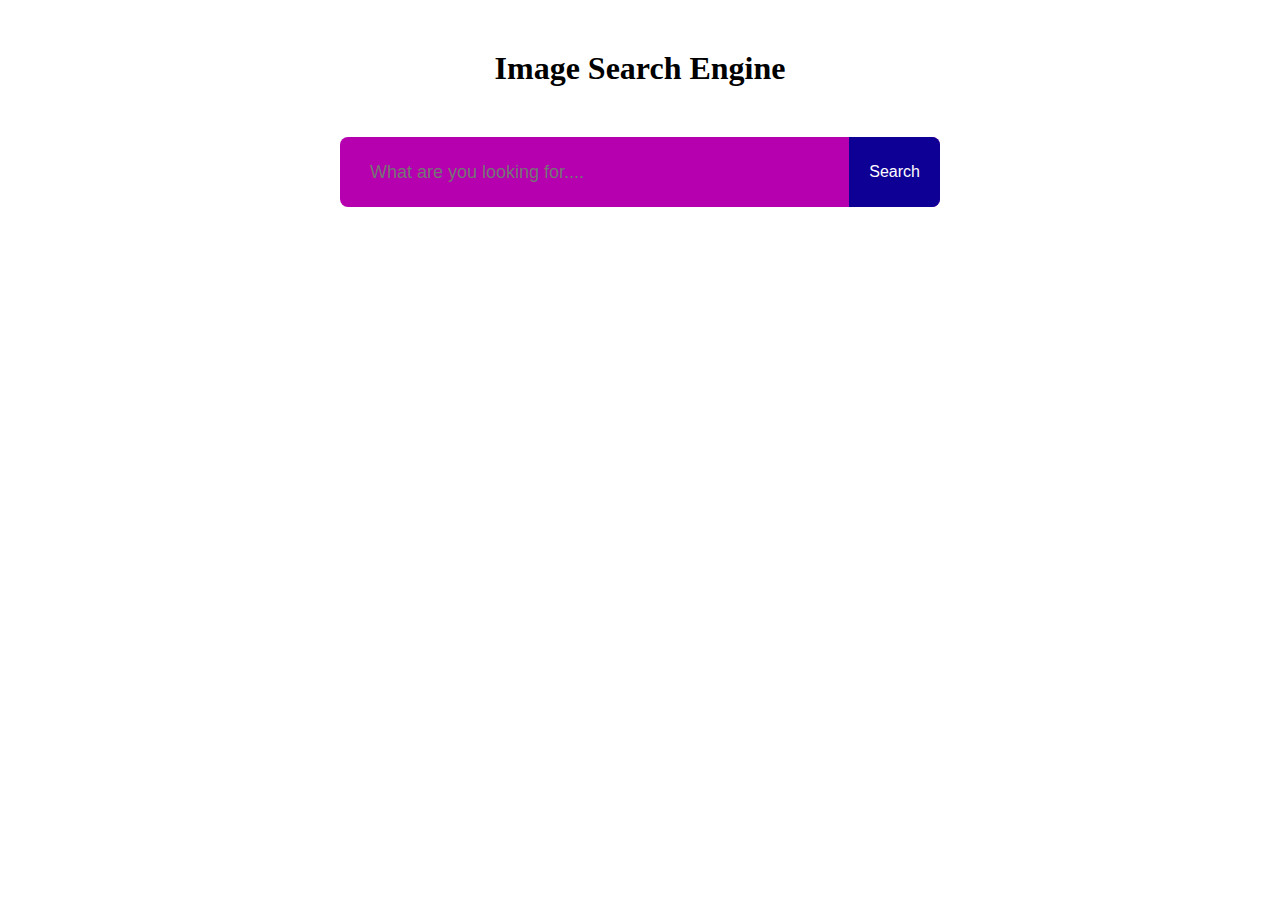
<file: Image Search Engine/index.html>
<!DOCTYPE html>
<html lang="en">
  <head>
    <meta charset="UTF-8" />
    <meta name="viewport" content="width=device-width, initial-scale=1.0" />

    <link rel="stylesheet" href="style.css" />
    <title>Image Search API</title>
  </head>
  <body>
    <h1>Image Search Engine</h1>
    <form id="search-form">
      <input
        type="text"
        id="image-search-input"
        placeholder="What are you looking for...."
      />
      <button id="search-btn">Search</button>
    </form>
    <div id="search-results-container"></div>
    <button id="show-more-button">Show more</button>

    <div id="loading-spinner" class="hidden"></div>
    <script src="app.js"></script>
  </body>
</html>
</file>
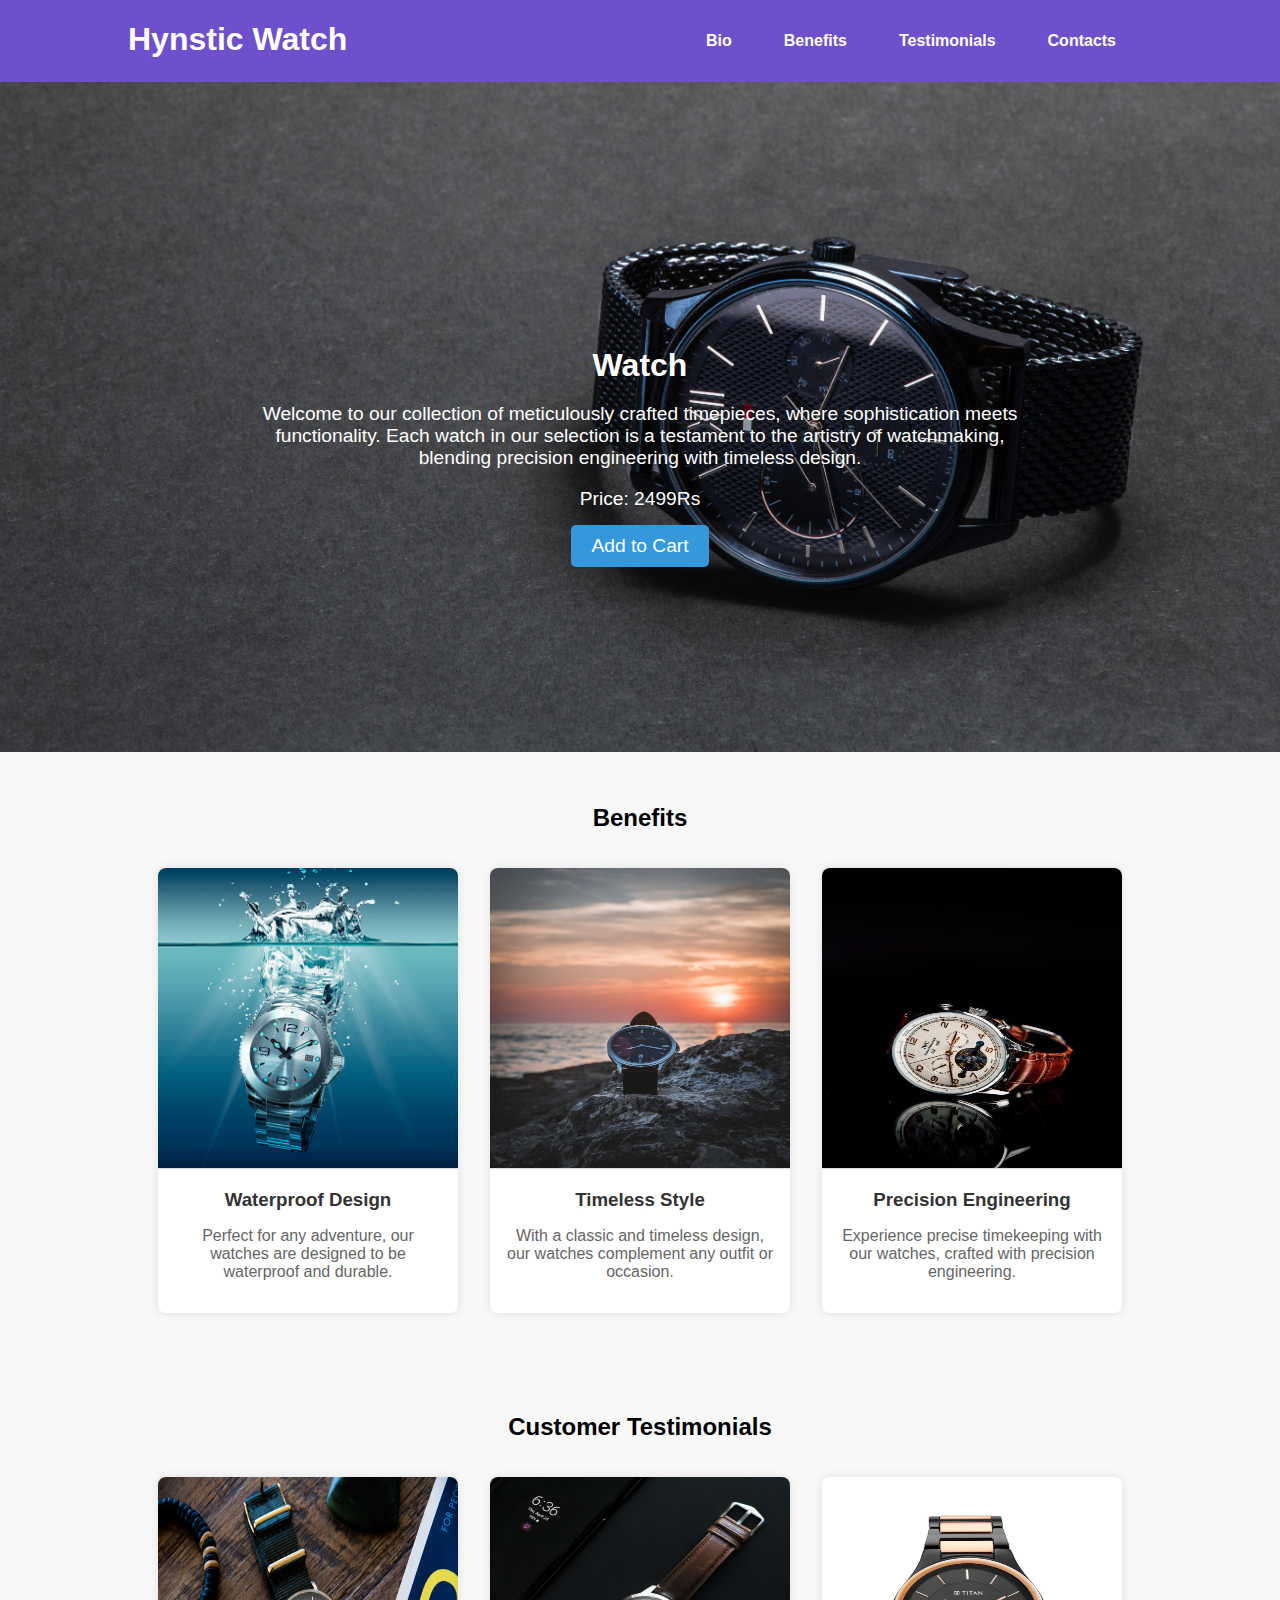
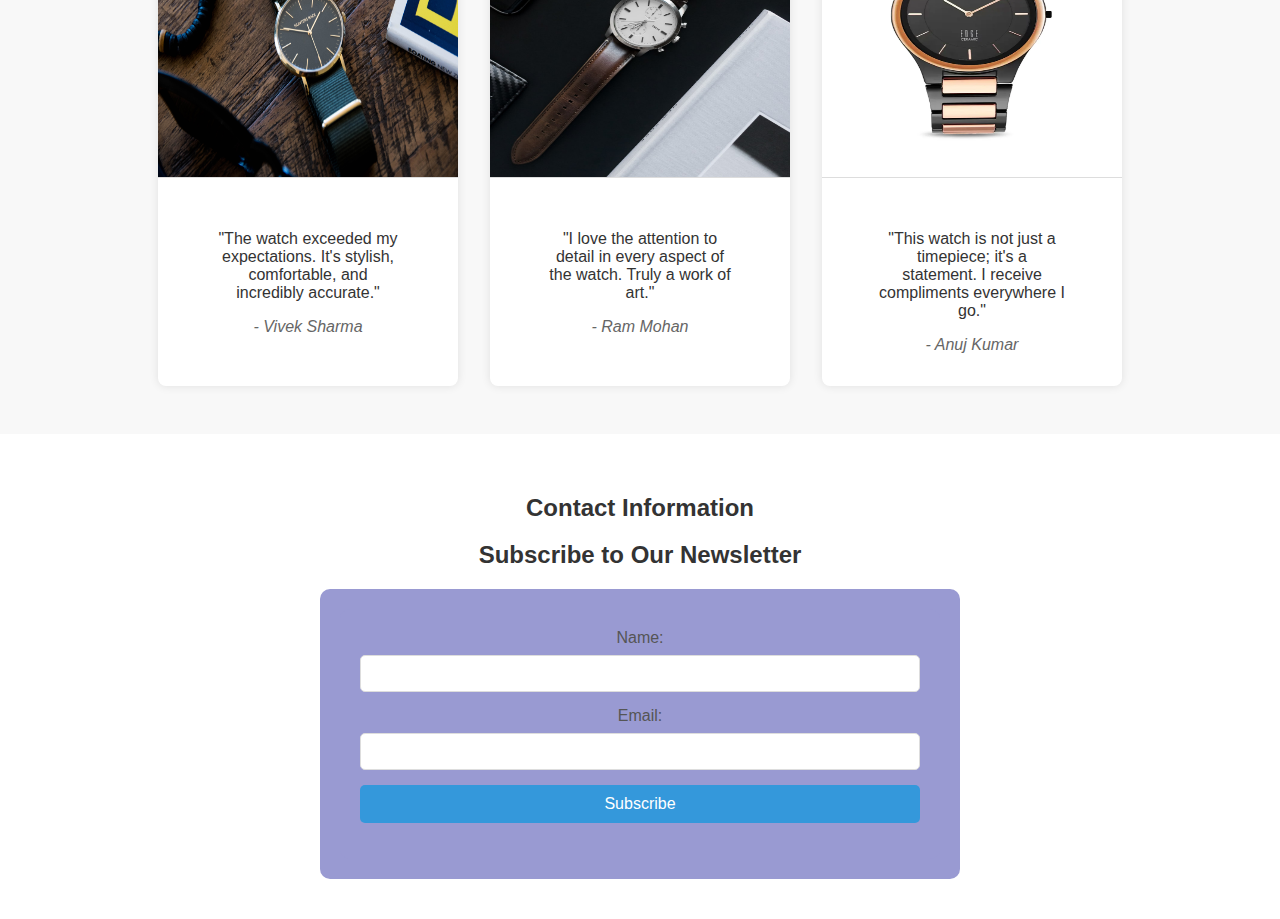
<file: Landing Page/index.html>
<!DOCTYPE html>
<html lang="en">
  <head>
    <meta charset="UTF-8" />
    <meta name="viewport" content="width=device-width, initial-scale=1.0" />
    <link rel="stylesheet" href="styles.css" />
    <title>Product Landing Page</title>
  </head>
  <body>
    <header>
      <div class="content">
        <h1>Hynstic Watch</h1>
        <nav>
          <div id="mobile-icon" onclick="toggleNav()">☰</div>
          <ul id="nav-list">
            <li><a href="#product-bio" onclick="hideNav()">Bio</a></li>
            <li><a href="#benefits" onclick="hideNav()">Benefits</a></li>
            <li><a href="#testimonials" onclick="hideNav()">Testimonials</a></li>
            <li><a href="#contact" onclick="hideNav()">Contacts</a></li>
          </ul>
        </nav>
      </div>
    </header>

    <section id="product-bio">
      <div class="product-bio-content">
        <div class="product-description">
          <h2>Watch</h2>
          <p>
            Welcome to our collection of meticulously crafted timepieces, where sophistication meets functionality. Each watch in our selection is a testament to the artistry of watchmaking, blending precision engineering with timeless design.
          </p>
          <p>Price: 2499Rs</p>
          <button>Add to Cart</button>
        </div>
        <!-- <img src="./images/aboutWatch.jpg" alt="Product Image" /> -->
      </div>
    </section>

    <section id="benefits">
      <h2>Benefits</h2>
      <div class="benefit-container">
        <div class="benefit-card">
          <img src="images/benefit1.jpg" alt="Benefit 1" />
          <h3>Waterproof Design</h3>
          <p>
            Perfect for any adventure, our watches are designed to be waterproof
            and durable.
          </p>
        </div>

        <div class="benefit-card">
          <img src="images/benefit2.jpg" alt="Benefit 2" />
          <h3>Timeless Style</h3>
          <p>
            With a classic and timeless design, our watches complement any
            outfit or occasion.
          </p>
        </div>

        <div class="benefit-card">
          <img src="images/benefit3.jpeg" alt="Benefit 3" />
          <h3>Precision Engineering</h3>
          <p>
            Experience precise timekeeping with our watches, crafted with
            precision engineering.
          </p>
        </div>
      </div>
    </section>

    <section id="testimonials">
      <h2>Customer Testimonials</h2>
      <div class="testimonials-container">
      <div class="testimonial-card">
        <img src="images/testmonial1.jpg" alt="User 1">
        <blockquote>
            <p>"The watch exceeded my expectations. It's stylish, comfortable, and incredibly accurate."</p>
            <cite>- Vivek Sharma</cite>
        </blockquote>
    </div>

    <div class="testimonial-card">
        <img src="images/testimonial2.jpeg" alt="User 2">
        <blockquote>
            <p>"I love the attention to detail in every aspect of the watch. Truly a work of art."</p>
            <cite>- Ram Mohan</cite>
        </blockquote>
    </div>

    <div class="testimonial-card">
        <img src="images/testimonial3.webp" alt="User 3">
        <blockquote>
            <p>"This watch is not just a timepiece; it's a statement. I receive compliments everywhere I go."</p>
            <cite>- Anuj Kumar</cite>
        </blockquote>
    </div>
  </div>
    </section>
    
   

    <section id="contact" class="contact">
      <h2 >Contact Information</h2>
      <h2>Subscribe to Our Newsletter</h2>
    
        <div class="newsletter-form">
            <form class="newsletter-form" onsubmit="validateForm(event)">
                <label for="name">Name:</label>
                <input type="text" id="name" name="name" required>
                <label for="email">Email:</label>
                <input type="email" id="email" name="email" required>
                <button class="form-button" type="submit">Subscribe</button>
            </form>
        </div>
    </section>

    

    <script src="script.js"></script>
  </body>
</html>
</file>
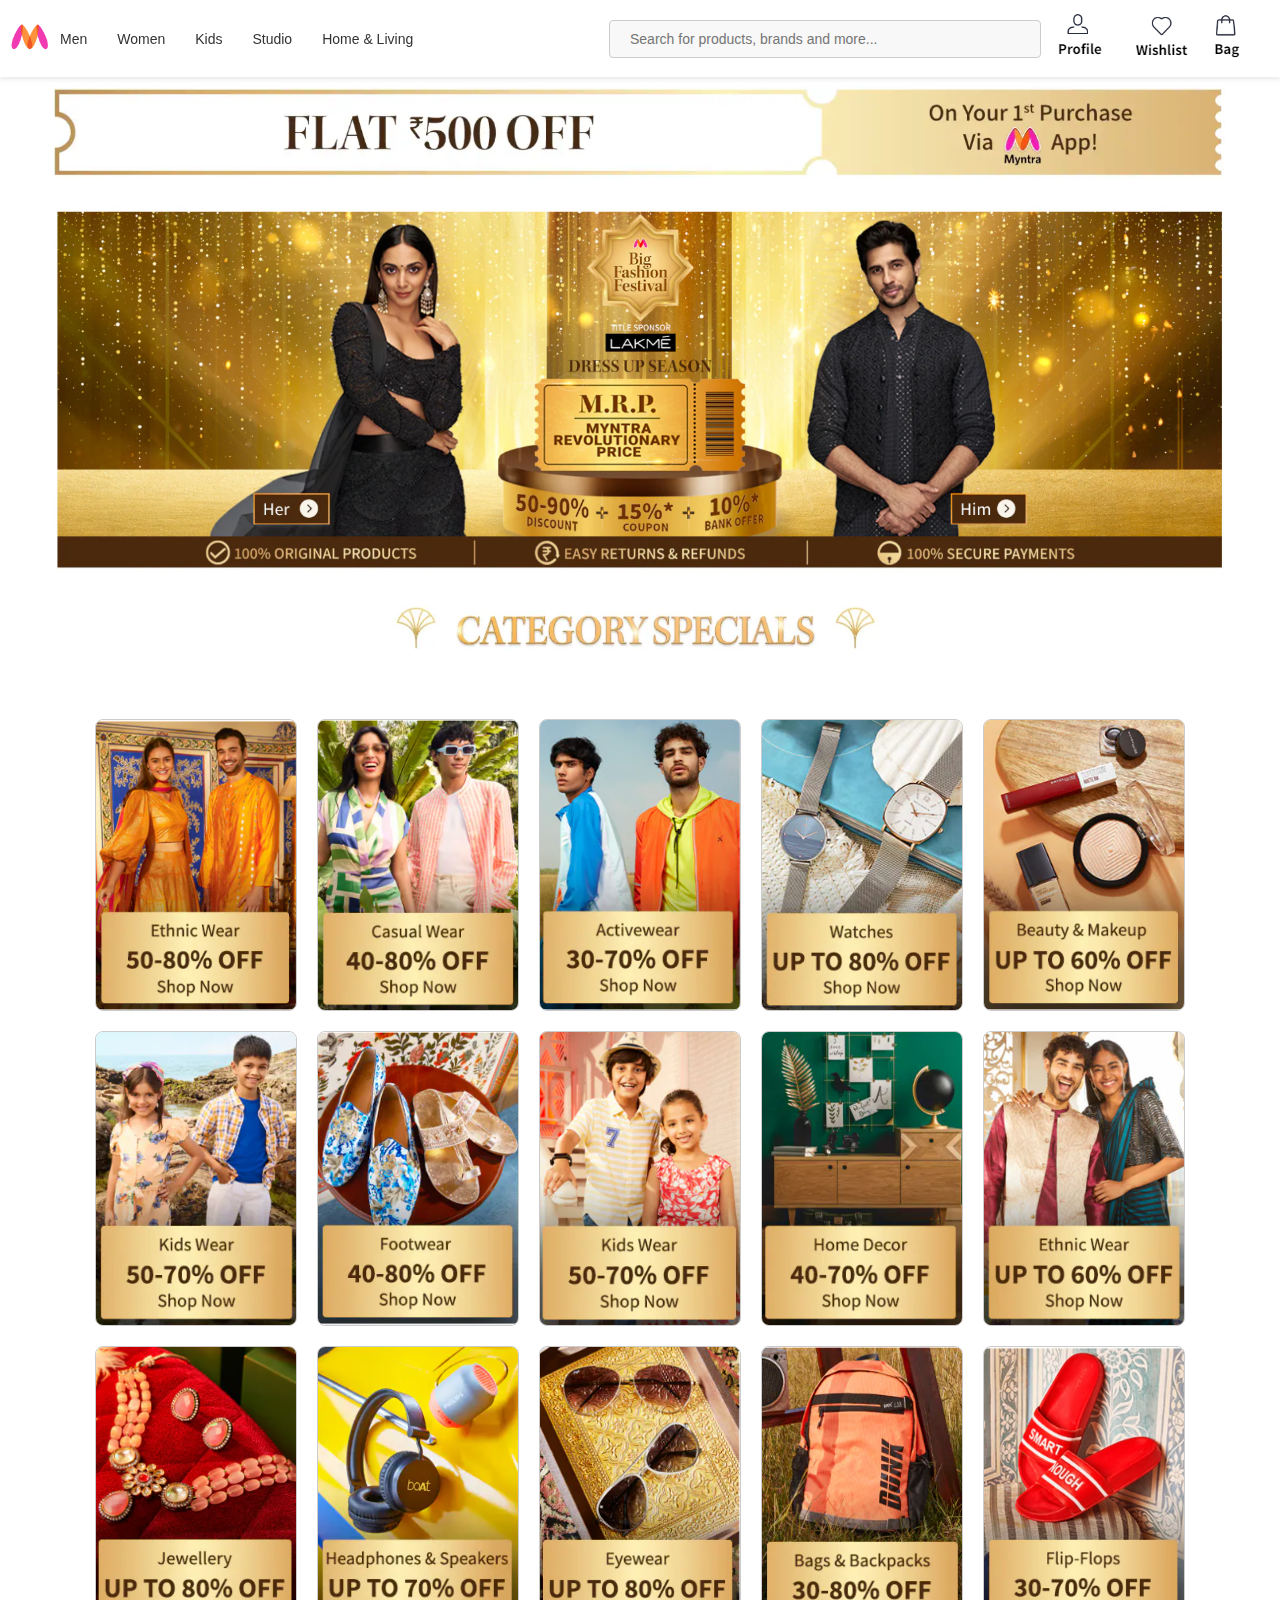
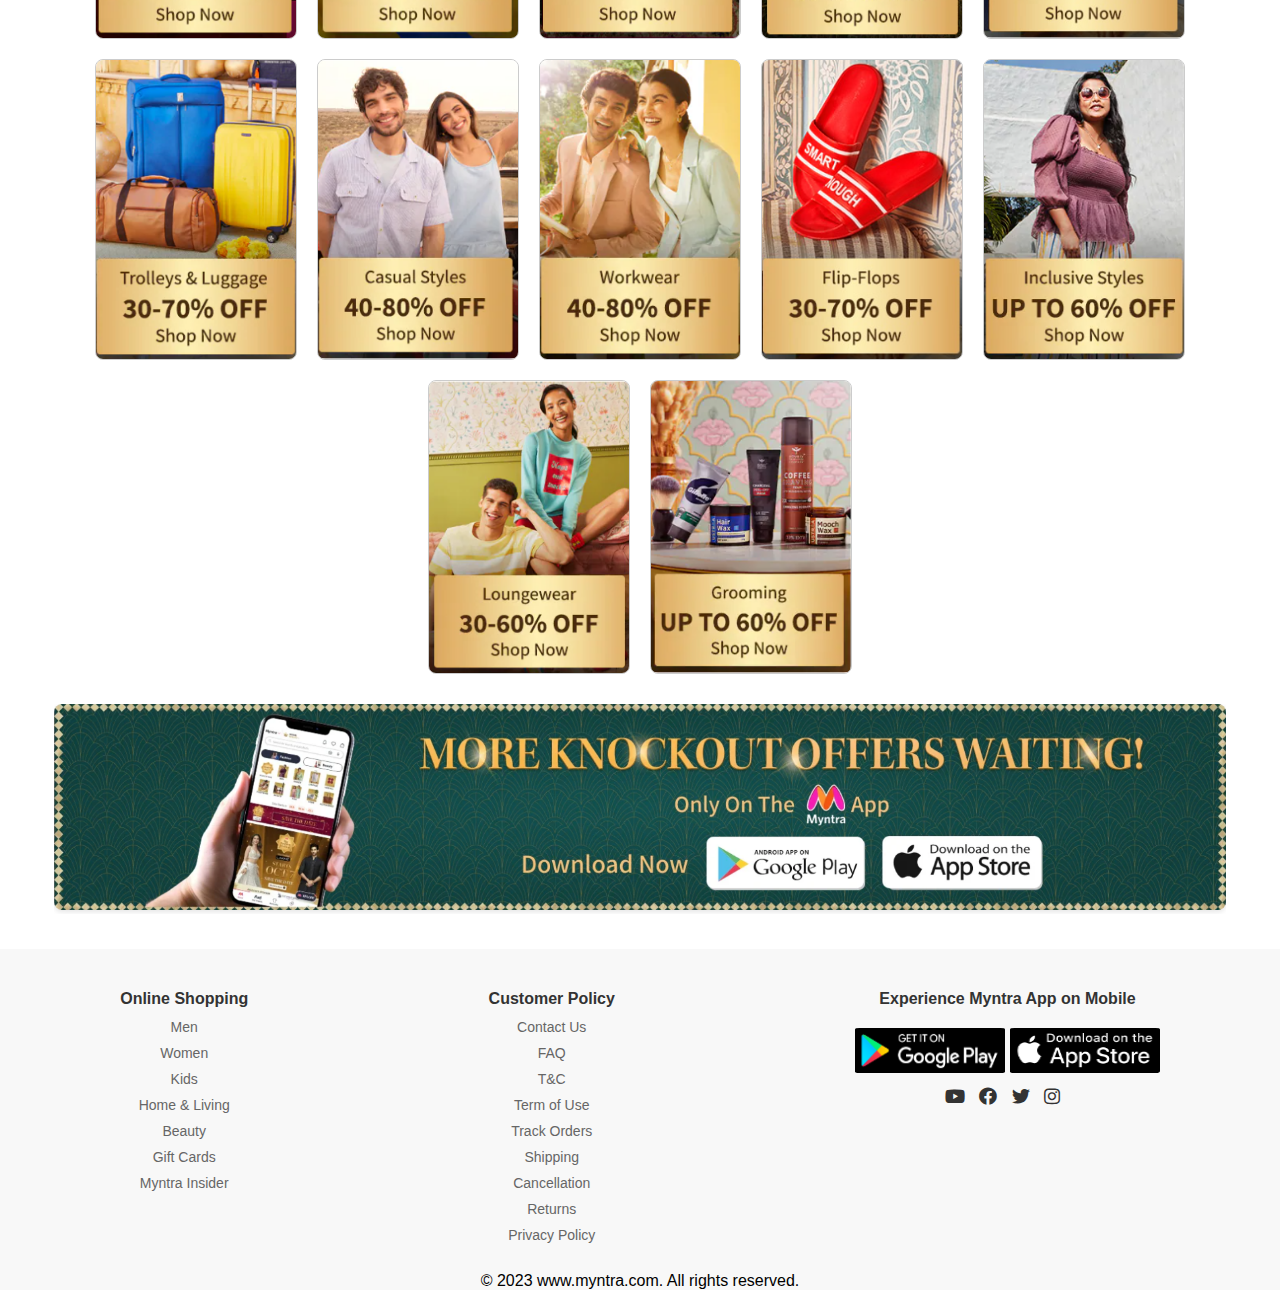
<file: myntra/index.html>
<!DOCTYPE html>
<html lang="en">
<head>
  <meta charset="UTF-8">
  <meta name="viewport" content="width=device-width, initial-scale=1.0">
  <link rel="stylesheet" href="styles.css">
  <link rel="stylesheet" href="https://cdnjs.cloudflare.com/ajax/libs/font-awesome/5.15.4/css/all.min.css">
  <link rel="stylesheet" href="https://cdnjs.cloudflare.com/ajax/libs/font-awesome/5.15.4/css/all.min.css">

  <title>Myntra Clone</title>
</head>
<body>
  <header class="myntra-header">
    <div class="logo">
      <img src="images/logo.png" alt="Myntra Logo">
    </div>
    <nav class="left-section">
      <ul>
        <li class="dropdown">
          <a href="#">Men</a>
          <div class="dropdown-content">
            <a href="#">T-Shirt</a>
            <a href="#">Jeans</a>
            <a href="#">Casual Shoes</a>
            <a href="#">Jackets</a>
            <a href="#">Suits</a>
            <a href="#">Rain Jacket</a>
            <a href="#">Shorts</a>
            <a href="#">Formal Trouser</a>
          </div>
        </li>
        <li class="dropdown">
          <a href="#">Women</a>
          <div class="dropdown-content">
            <a href="#">Dresses</a>
            <a href="#">Tops</a>
            <a href="#">Bottoms</a>
            <a href="#">Shoes</a>
            <a href="#">Accessories</a>
          </div>
        </li>
        <li class="dropdown">
          <a href="#">Kids</a>
          <div class="dropdown-content">
            <a href="#">Shirts</a>
            <a href="#">shorts</a>
            <a href="#">jeans</a>
            <a href="#">Kurta</a>
            <a href="#">socks</a>
            <a href="#">Toys</a>
          </div>
        </li>
        <li class="dropdown">
          <a href="#">Studio</a>
          <div class="dropdown-content">
            <a href="#">Art & Crafts</a>
            <a href="#">Photography</a>
            <a href="#">Music</a>
          </div>
        </li>
        <li class="dropdown">
          <a href="#">Home & Living</a>
          <div class="dropdown-content">
            <a href="#">Furniture</a>
            <a href="#">Bedding</a>
            <a href="#">Kitchen & Dining</a>
            <a href="#">Decor</a>
          </div>
        </li>
        
      </ul>
    </nav>
    
    
    <div class="middle-section">
      <input type="text" placeholder="Search for products, brands and more... ">
    </div>
    <div class="right-section">
      <a href="#"><img src="images/profile.png" alt=""></a>
      <a href="#"><img src="images/wishlist.png" alt=""></a>
      <a href="#"><img src="images/bag.png" alt=""></a>
    </div>
  </header>


  <main class="main-section">
    

    <section class="slide-section">
      <div class="slide">
       <a href="#"> <img src="images/hero.png" alt="Image 1"></a>
      </div>
      <div class="slide">
       <a href="#"><img src="images/slide.png" alt="Image 2"></a>
      </div>
      <div class="slide">
       <a href="#"><img src="images/category.png" alt="Image 2"></a>
      </div>
    </section>
   
    <section class="items-section">
      <div class="item-card">
        <img src="images/items/item1.png" alt="Item 1">
        
      </div>
      <div class="item-card">
        <img src="images/items/item2.png" alt="Item 1">
        
      </div>
      <div class="item-card">
        <img src="images/items/item3.png" alt="Item 1">
        
      </div>
      <div class="item-card">
        <img src="images/items/item4.png" alt="Item 1">
        
      </div>
      <div class="item-card">
        <img src="images/items/item5.png" alt="Item 1">
        
      </div>
      <div class="item-card">
        <img src="images/items/item6.png" alt="Item 1">
        
      </div>
      <div class="item-card">
        <img src="images/items/item7.png" alt="Item 1">
        
      </div>
      <div class="item-card">
        <img src="images/items/item8.png" alt="Item 1">
        
      </div>
      <div class="item-card">
        <img src="images/items/item9.png" alt="Item 1">
        
      </div>
      <div class="item-card">
        <img src="images/items/item10.png" alt="Item 1">
        
      </div>
      <div class="item-card">
        <img src="images/items/item11.png" alt="Item 1">
        
      </div>
      <div class="item-card">
        <img src="images/items/item12.png" alt="Item 1">
        
      </div>
      <div class="item-card">
        <img src="images/items/item13.png" alt="Item 1">
        
      </div>
      <div class="item-card">
        <img src="images/items/item14.png" alt="Item 1">
        
      </div>
      <div class="item-card">
        <img src="images/items/item15.png" alt="Item 1">
        
      </div>
      <div class="item-card">
        <img src="images/items/item16.png" alt="Item 1">
        
      </div>
      <div class="item-card">
        <img src="images/items/item17.png" alt="Item 1">
        
      </div>
      <div class="item-card">
        <img src="images/items/item18.png" alt="Item 1">
        
      </div>
      <div class="item-card">
        <img src="images/items/item19.png" alt="Item 1">
        
      </div>
      <div class="item-card">
        <img src="images/items/item20.png" alt="Item 1">
        
      </div>
      <div class="item-card">
        <img src="images/items/item21.png" alt="Item 1">
        
      </div>
      <div class="item-card">
        <img src="images/items/item22.png" alt="Item 1">
        
      </div>
      <!-- Add more item cards as needed -->
    </section>
    <section class="downloadApp-section">
      <a href="#1"> <img src="images/app download.png" alt=""> </a>
    </section>

  </main>
  <footer class="footer-section">
    <div class="footer-heading">
      <h4>Online Shopping</h4>
      <ul>
        <li><a href="#">Men</a></li>
        <li><a href="#">Women</a></li>
        <li><a href="#">Kids</a></li>
        <li><a href="#">Home & Living</a></li>
        <li><a href="#">Beauty</a></li>
        <li><a href="#">Gift Cards</a></li>
        <li><a href="#">Myntra Insider</a></li>
      </ul>
    </div>

    <div class="footer-heading">
      <h4>Customer Policy</h4>
      <ul>
        <li><a href="#">Contact Us</a></li>
        <li><a href="#">FAQ</a></li>
        <li><a href="#">T&C</a></li>
        <li><a href="#">Term of Use</a></li>
        <li><a href="#">Track Orders</a></li>
        <li><a href="#">Shipping</a></li>
        <li><a href="#">Cancellation</a></li>
        <li><a href="#">Returns</a></li>
        <li><a href="#">Privacy Policy</a></li>
      </ul>
    </div>

    <div class="footer-heading">
      <h4>Experience Myntra App on Mobile</h4>
      <div class="app-images">
       <a href=""> <img src="images/playstore.png" alt="Download on Play Store"></a>
       <a href=""> <img src="images/appstore.png" alt="Download on App Store"> </a>
      </div>
      <div class="social-icons">
        <a href="#"><i class="fab fa-youtube"></i></a>
        <a href="#"><i class="fab fa-facebook"></i></a>
        <a href="#"><i class="fab fa-twitter"></i></a>
        <a href="#"><i class="fab fa-instagram"></i></a>
      </div>
    </div>
  </footer>
  <div class="copyrights">© 2023 www.myntra.com. All rights reserved.</div>




</body>
</html>
</file>
<file: Image Search Engine/style.css>
body {
  background: #ffffff;
  color: #000000;
}

h1 {
  text-align: center;
  margin: 50px auto;
  font-weight: 600;
}

#search-form {
  position: relative;
  width: 90%;
  max-width: 600px;
  margin: auto;
  height: 70px;
  background: #b600b0;
  display: flex;
  align-items: center;
  border-radius: 8px;
}

#image-search-input {
  flex: 1;
  height: 100%;
  border: 0;
  outline: 0;
  background: transparent;
  color: white;
  font-size: 18px;
  padding: 0 30px;
}

#search-btn {
  padding: 0 20px;
  height: 100%;
  background: #0f0095;
  color: #ffffff;
  font-size: 16px;
  border: 0;
  outline: 0;
  border-top-right-radius: 8px;
  border-bottom-right-radius: 8px;
  cursor: pointer;
  display: flex;
  align-items: center;
  justify-content: center;
  transition: background-color 0.3s ease;
}

#search-btn:hover {
  background: #00b646;
}

#search-results-container {
  width: 80%;
  margin: 50px auto;
  display: flex;
  justify-content: center;
  flex-wrap: wrap;
}

#search-results-container img {
  width: 200px;
  height: 230px;
  object-fit: cover;
  border-radius: 5px;
  margin: 3px;
}

#show-more-button {
  background: #0f0095;
  color: #ffffff;
  border: 0;
  outline: 0;
  padding: 10px 20px;
  border-radius: 4px;
  margin: 10px auto 100px;
  cursor: pointer;
  display: none;
  transition: background-color 0.3s ease;
}

#show-more-button:hover {
  background: #00b646;
}

#loading-spinner {
  position: absolute;
  top: 50%;
  left: 50%;
  transform: translate(-50%, -50%);
  border: 6px solid #f3f3f3;
  border-top: 6px solid #3498db;
  border-radius: 50%;
  width: 40px;
  height: 40px;
  animation: spin 1s linear infinite;
}

.hidden {
  display: none;
}

@keyframes spin {
  0% {
    transform: rotate(0deg);
  }
  100% {
    transform: rotate(360deg);
  }
}
</file>
<file: Landing Page/styles.css>
body {
  font-family: "Arial", sans-serif;
  margin: 0;
  padding: 0;
  box-sizing: border-box;
  overflow-y: scroll;
  overflow-x: hidden;
}

body.sections-hidden #nav-list {
  display: none;
}

body.sections-hidden #mobile-icon.active + #nav-list {
  display: flex;
}

header {
  background-color: #6f50cc;
  color: white;
  text-align: center;
  width: 100%;
  top: 0;
  position: sticky;
  z-index: 999;

}
.content {
  width: 80%;
  display: flex;
  flex-direction: row;
  justify-content: space-between;
  padding: 0 1rem 0;
  margin-left: auto;
  margin-right: auto;
  
}

#mobile-icon {
  display: none;
  cursor: pointer;
  color: white;
  font-size: 1.5rem;
}

nav ul {
  list-style: none;
  display: flex;
  justify-content: center;
}

nav ul li {
  padding: 1rem;
  margin-right: 20px;
}

nav ul li:hover {
  color: blue;
  cursor: pointer;
}

nav ul a {
  text-decoration: none;
  color: white;
  font-weight: bold;
  font-size: 1rem;
  transition: color 0.3s ease;
}

nav ul a:hover {
  color: #ffd700;
}

section {
  padding-top: 70px;
}

form {
  display: flex;
  flex-direction: column;
  max-width: 300px;
  margin-top: 1rem;
}

label {
  margin-bottom: 0.5rem;
}

input,
button {
  margin-bottom: 1rem;
  padding: 0.5rem;
}

button {
  background-color: #333;
  color: white;
  border: none;
  cursor: pointer;
}

button:hover {
  background-color: #555;
}

.error {
  color: red;
  font-size: 0.8rem;
  margin-top: 0.2rem;
}



#benefits {
  background-color: #f8f8f8;
  padding: 2rem;
  text-align: center;
}

.benefit-card {
  max-width: 300px;
  margin: 1rem;
  background-color: #fff;
  border-radius: 8px;
  overflow: hidden;
  box-shadow: 0 0 10px rgba(0, 0, 0, 0.1);
  transition: transform 0.3s ease-in-out;
}
.benefit-container {
  display: flex;
  justify-content: center;
}

.benefit-card:hover {
  transform: scale(1.05);
}

#benefits img {
  width: 100%;
  height: 300px;
  border-bottom: 1px solid #ddd;
}

#benefits h3 {
  color: #333;
  margin: 1rem 0;
}

#benefits p {
  color: #666;
  padding: 0 1rem 1rem;
}

/* testimonials css */

#testimonials {
  background-color: #f8f8f8;
  padding: 2rem;
  text-align: center;
}
.testimonials-container{
  display: flex;
  justify-content: center;
}
.testimonial-card {
  max-width: 300px;
  margin: 1rem;
  background-color: #fff;
  border-radius: 8px;
  overflow: hidden;
  box-shadow: 0 0 10px rgba(0, 0, 0, 0.1);
  transition: transform 0.3s ease-in-out;
}

.testimonial-card:hover {
  transform: scale(1.05);
}

#testimonials img {
  width: 100%;
  height: 300px;
  border-bottom: 1px solid #ddd;
}

#testimonials blockquote {
  padding: 1rem;
}

#testimonials p {
  color: #333;
  margin-bottom: 1rem;
}

#testimonials cite {
  color: #666;
}






@media screen and (max-width: 768px) {
  #nav-list {
    display: none;
    flex-direction: column;
    position: absolute;
    top: 60px;
    left: 0;
    width: 100%;
    background-color: #6f50cc;
    text-align: center;
  }

  #nav-list.active,
  #mobile-icon.active + #nav-list {
    display: flex;
  }

  #mobile-icon {
    display: block;
  }
  .content {
    align-items: center;
  }
  #product-bio img {
    margin-right: 0;
    margin-bottom: 20px;
    max-width: 100%;
  }
  .product-bio-content {
    display: flex;
    flex-direction: column;
    align-items: center;
  }
  .benefit-card {
    margin-bottom: 20px;
  }
  .benefit-container ,.testimonials-container{
    display: flex;
    flex-direction: column;
    align-items: center;
  }
  .testimonial-card {
    margin-bottom: 20px;
  }
  .newsletter-form {
    max-width: 90%;
}

}


/* Contact */

.contact , h1{
  text-align: center;
}

#product-bio {
  width: 100vw;
  height: 600px;
  background-image: url(images/background.jpg); 
  background-repeat: no-repeat;
  background-size: cover;
  display: flex;
  justify-content: center;
  align-items: center;
  color: #fff;
  text-align: center;
  
}

.product-bio-content {
  max-width: 800px;
}

.product-description {
  padding: 20px;
  border-radius: 10px;
}

.product-description h2 {
  font-size: 2em;
  margin-bottom: 10px;
}

.product-description p {
  font-size: 1.2em;
  margin-bottom: 15px;
}

.product-description button {
  background-color: #3498db; 
  color: #fff;
  padding: 10px 20px;
  border: none;
  border-radius: 5px;
  font-size: 1.2em;
  cursor: pointer;
}

.product-description button:hover {
  background-color: #2980b9; 
}

#contact {

  padding: 40px 20px;
  text-align: center;
  color: #333; 
}

.contact h2 {
  color: #333; 
}

.newsletter-form {
  max-width: 600px;
  margin: 0 auto;
  padding: 20px;
  border-radius: 10px;
  background-color: #999ad2; 
}

.newsletter-form h2 {
  color: #333;
}

form {
  display: flex;
  flex-direction: column;
}

label {
  margin-bottom: 8px;
  color: #555;
}

input {
  padding: 10px;
  margin-bottom: 15px;
  border: 1px solid #ddd;
  border-radius: 5px;
  width: 100%;
  box-sizing: border-box; 
}

.form-button {
  background-color: #3498db; 
  color: #fff; 
  padding: 10px 20px;
  border: none;
  border-radius: 5px;
  font-size: 1em;
  cursor: pointer;
  width: 100%;
  box-sizing: border-box;
}

.form-button:hover {
  background-color: #2980b9; 
}
</file>
<file: myntra/styles.css>
body {
  font-family: Arial, sans-serif;
  margin: 0;
  padding: 0;
}

.myntra-header {
  position: fixed;
  top: 0;
  left: 0;
  right: 0;
  background-color: #fff;
  color: #333;
  padding: 10px;
  display: flex;
  justify-content: center;
  align-items: center;
  box-shadow: 0px 2px 5px rgba(0, 0, 0, 0.1);
  z-index: 1000;
}
.dropdown {
  position: relative;
}

.dropdown-content {
  display: none;
  position: absolute;
  top: 100%;
  left: 0;
  background-color: #fff;
  box-shadow: 0px 2px 5px rgba(0, 0, 0, 0.1);
  z-index: 1;
}

.dropdown:hover .dropdown-content {
  display: block;
}

.dropdown-content a {
  display: block;
  padding: 10px;
  text-decoration: none;
  color: #333;
}

.dropdown-content a:hover {
  background-color: #f0f0f0;
}

.myntra-header a {
  color: #333;
  text-decoration: none;
  font-size: 14px;
  margin: 0 10px;
}

.logo img {
  height: 40px;
}

.left-section {
  margin-right: auto;
}

.left-section ul {
  list-style-type: none;
  margin: 0;
  padding: 0;
  display: flex;
}

.left-section ul li {
  margin-right: 10px;
}

.middle-section input {
  padding: 10px;
  width: 400px;
  border: 1px solid #ccc;
  border-radius: 4px;
  font-size: 14px;
  margin-left: 20px;
  padding-left: 20px;
  background-color: #f8f8f8;
}

.right-section {
  display: flex;
}

.right-section a {
  margin: 0 10px;
  font-size: 14px;
}

.main-section {
  padding: 15px 54px;
}

.slide-section {
  display: flex;
  margin-top: 70px;
  flex-direction: column;
}

.slide {
  margin-bottom: 20px;
}

.slide img {
  width: 100%;
  height: auto;
}

.items-section {
  display: flex;
  flex-wrap: wrap;
  justify-content: center;
  margin: 20px 0;
}

.item-card {
  width: 200px;
  margin: 10px;
  border: 1px solid #ccc;
  border-radius: 8px;
  transition: transform 0.3s ease;
  overflow: hidden;
}

.item-card:hover {
  transform: scale(1.05);
}

.item-card img {
  width: 100%;
  height: 100%;
  object-fit: cover;
  border-radius: 4px;
}

.downloadApp-section {
  overflow-x: hidden;
  text-align: center;
  margin: 20px 0;
}

.downloadApp-section img {
  max-width: 100%;
  height: auto;
  border-radius: 8px;
  box-shadow: 0px 2px 5px rgba(0, 0, 0, 0.1);
}

.footer-section {
  background-color: #f8f8f8;
  padding: 20px 0;
  text-align: center;
  display: flex;
  justify-content: space-around;
}

.footer-heading {
  margin: 0 20px;
}

.footer-heading h4 {
  margin-bottom: 10px;
  color: #333;
}

.footer-heading ul {
  list-style-type: none;
  padding: 0;
  margin: 0;
}

.footer-heading li {
  margin-bottom: 8px;
}

.footer-heading a {
  text-decoration: none;
  color: #666;
  font-size: 14px;
}

.app-images img {
  width: 150px;
  margin-top: 10px;
  height: 45px;
  border-radius: 3%;
}

.social-icons {
  margin-top: 10px;
}

.social-icons a {
  text-decoration: none;
  color: #333;
  margin-right: 10px;
  font-size: 18px;
}

.copyrights {
  background-color: #f8f8f8;
  text-align: center;
}

@media (max-width: 768px) {
  .myntra-header {
    flex-direction: column;
    align-items: flex-start;
    padding: 10px;
  }

  .right-section {
    margin-top: 10px;
  }

  .middle-section {
    margin-top: 10px;
  }

  .logo {
    margin-bottom: 10px;
  }

  .middle-section input {
    width: 100%;
  }
}
</file>
